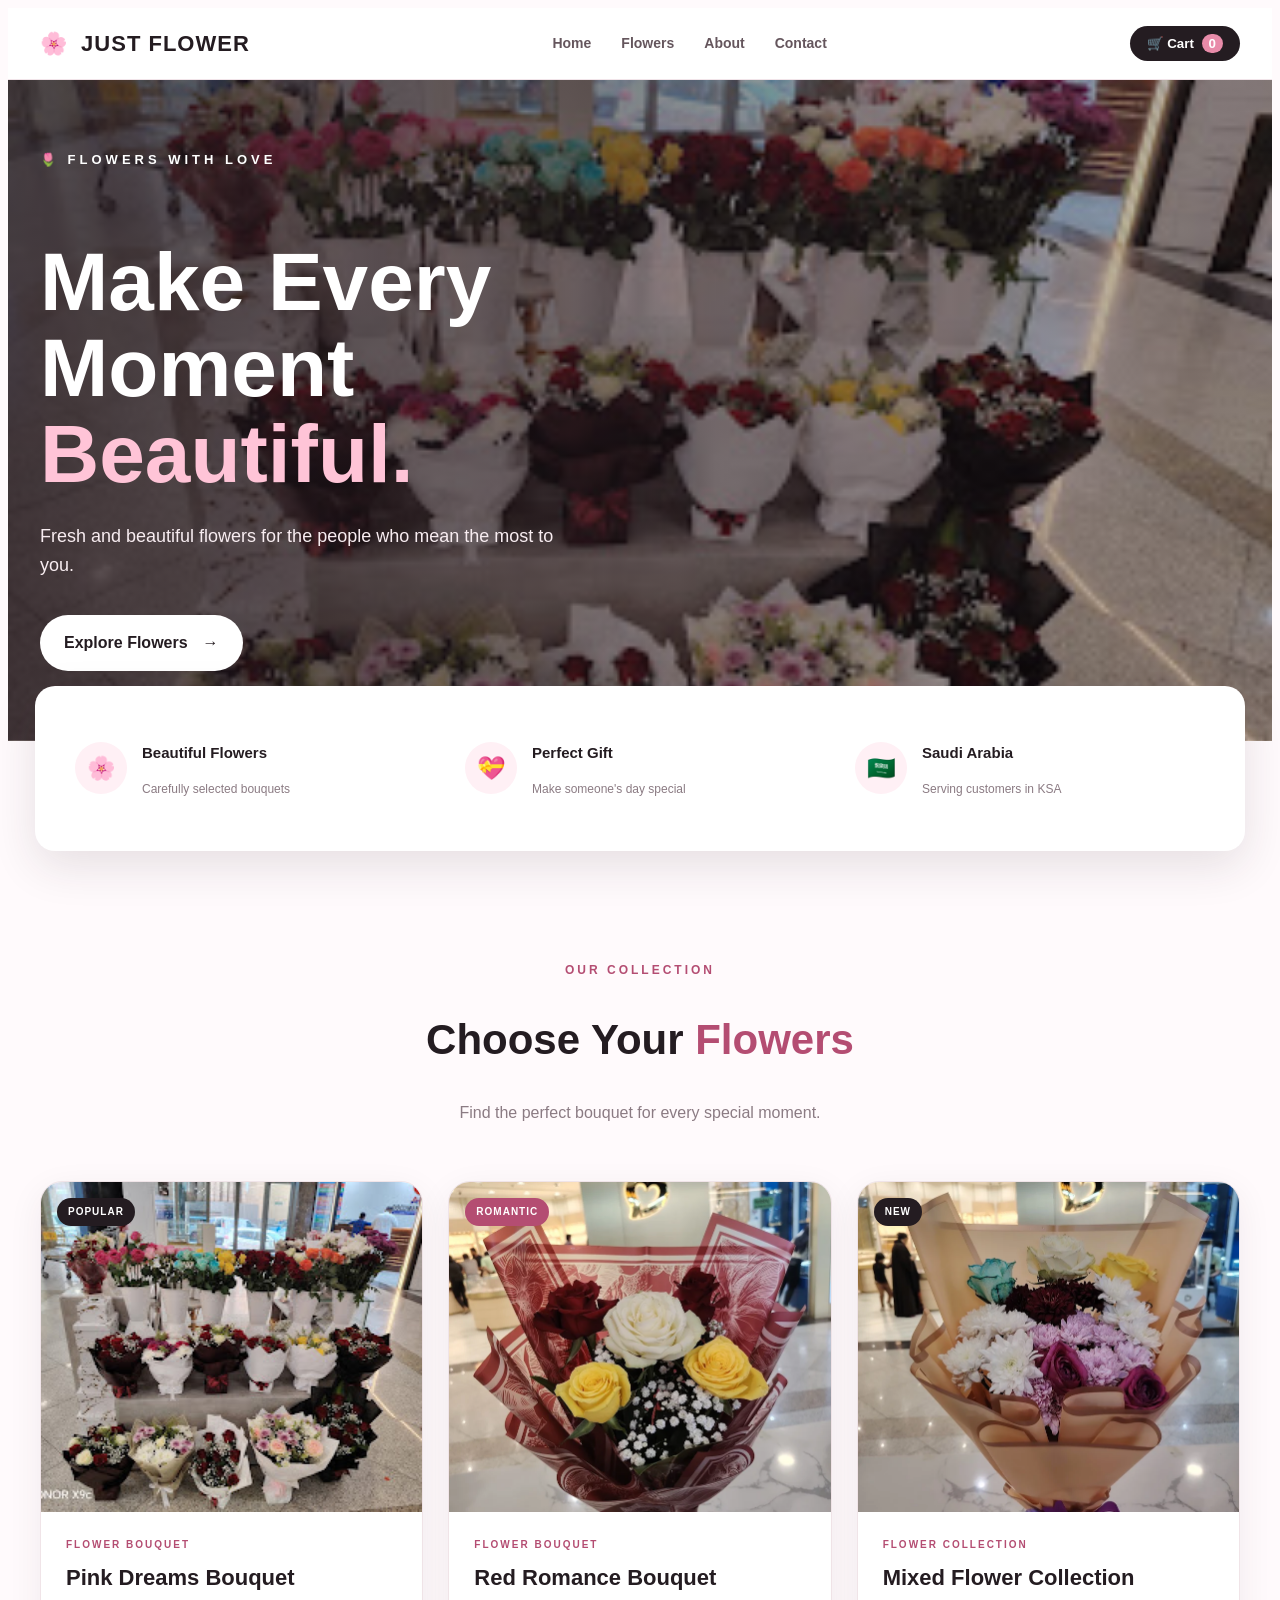
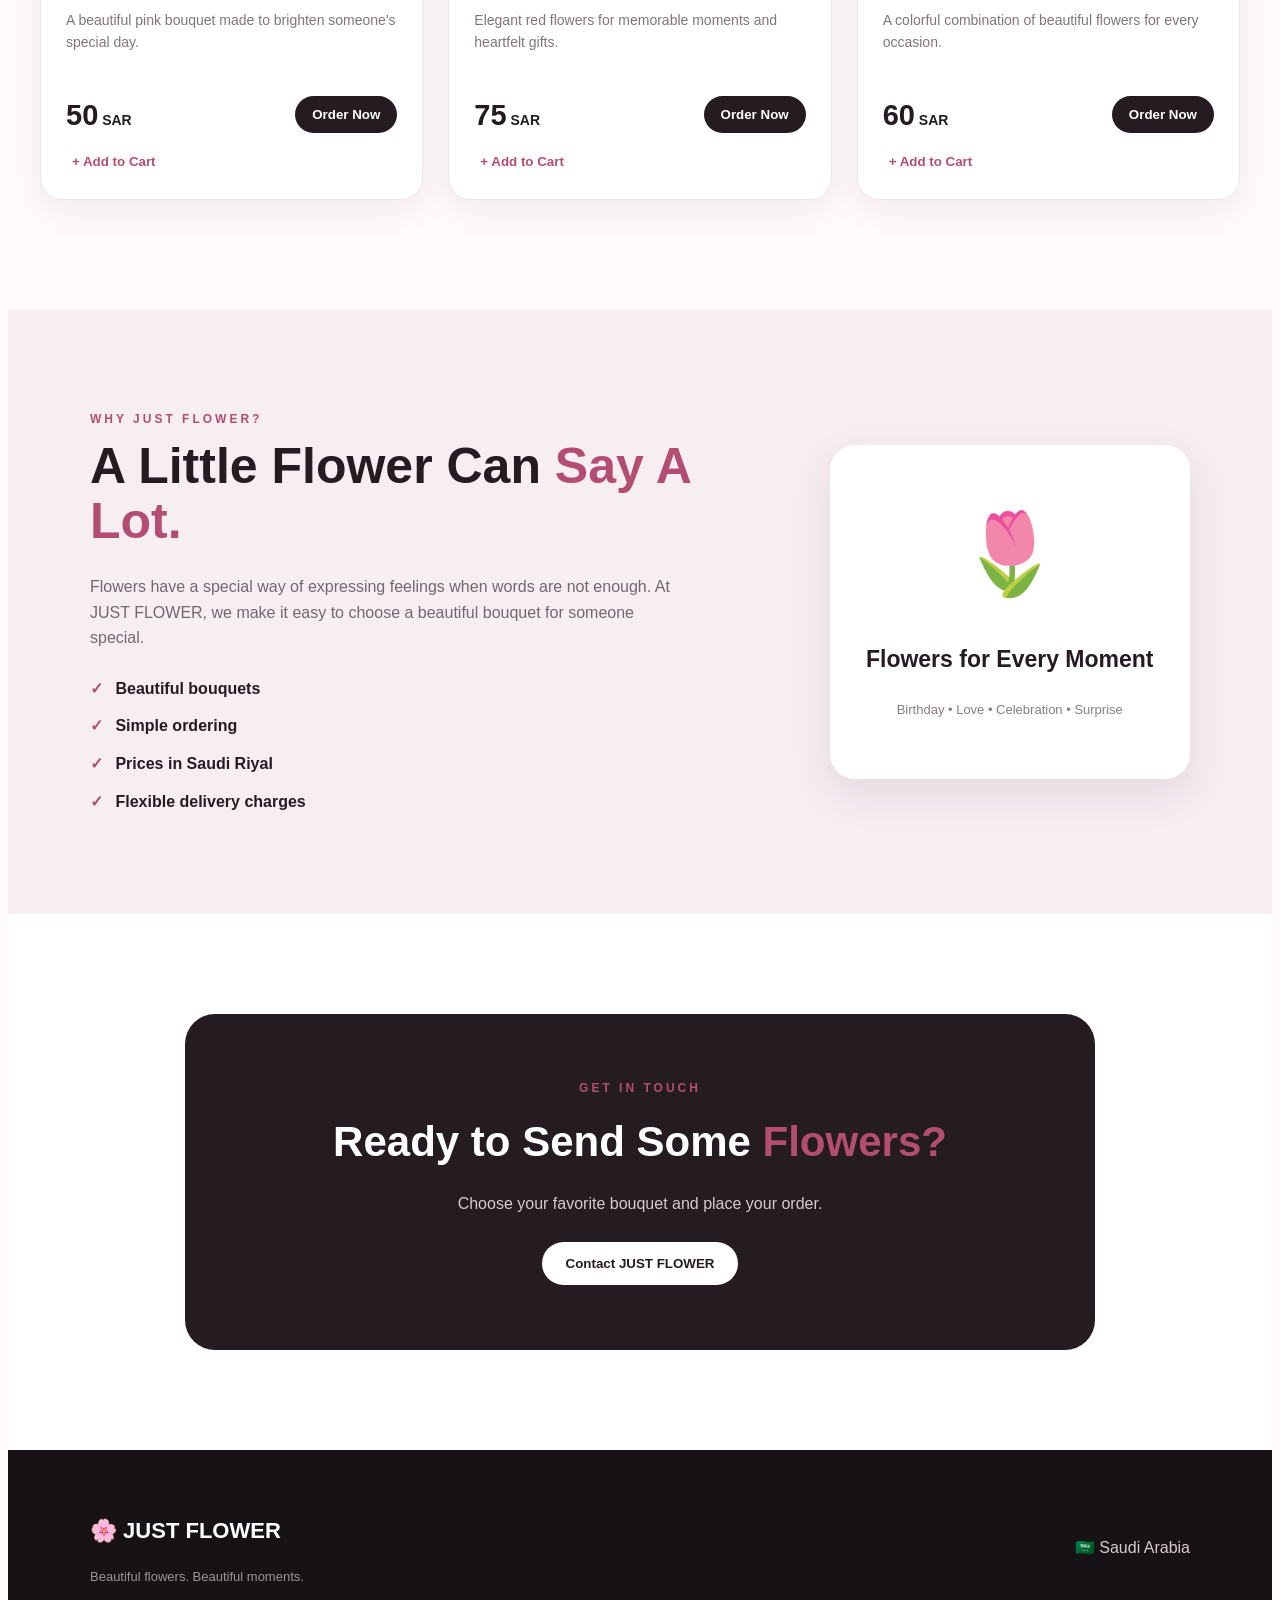
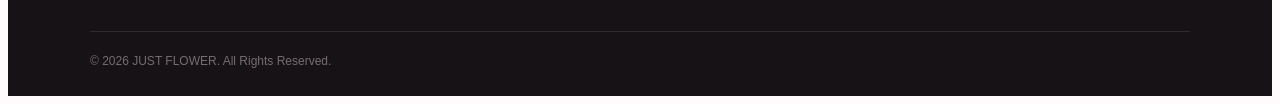
<file: index.html>
<!DOCTYPE html>
<html lang="en">
<head>
    <meta charset="UTF-8">
    <meta name="viewport" content="width=device-width, initial-scale=1.0">

    <title>JUST FLOWER | Beautiful Flowers in Saudi Arabia</title>

    <meta
        name="description"
        content="JUST FLOWER - Beautiful flower bouquets available for order in Saudi Arabia."
    >

    <link rel="stylesheet" href="style.css">
</head>

<body>

    <!-- NAVBAR -->
    <nav class="navbar">
        <div class="nav-container">

            <a href="#home" class="logo">
                <span>🌸</span> JUST FLOWER
            </a>

            <div class="nav-links">
                <a href="#home">Home</a>
                <a href="#flowers">Flowers</a>
                <a href="#about">About</a>
                <a href="#contact">Contact</a>
            </div>

            <button class="cart-button" onclick="showCart()">
                🛒 Cart <span id="cart-count">0</span>
            </button>

        </div>
    </nav>


    <!-- HERO -->
    <section id="home" class="hero">

        <div class="hero-overlay"></div>

        <div class="hero-content">

            <div class="small-title">🌷 FLOWERS WITH LOVE</div>

            <h1>
                Make Every Moment
                <span>Beautiful.</span>
            </h1>

            <p>
                Fresh and beautiful flowers for the people
                who mean the most to you.
            </p>

            <a href="#flowers" class="main-button">
                Explore Flowers <span>→</span>
            </a>

        </div>

    </section>


    <!-- FEATURES -->
    <section class="features">

        <div class="feature">
            <div class="feature-icon">🌸</div>

            <div>
                <h3>Beautiful Flowers</h3>
                <p>Carefully selected bouquets</p>
            </div>
        </div>


        <div class="feature">
            <div class="feature-icon">💝</div>

            <div>
                <h3>Perfect Gift</h3>
                <p>Make someone's day special</p>
            </div>
        </div>


        <div class="feature">
            <div class="feature-icon">🇸🇦</div>

            <div>
                <h3>Saudi Arabia</h3>
                <p>Serving customers in KSA</p>
            </div>
        </div>

    </section>


    <!-- FLOWERS -->
    <section id="flowers" class="flowers-section">

        <div class="section-heading">

            <div class="section-label">
                OUR COLLECTION
            </div>

            <h2>
                Choose Your <span>Flowers</span>
            </h2>

            <p>
                Find the perfect bouquet for every special moment.
            </p>

        </div>


        <div class="products">


            <!-- PRODUCT 1 -->
            <div class="product-card">

                <div class="image-wrapper">

                    <img
                        src="flower1.jpg.jpg"
                        alt="Pink Dreams Bouquet"
                    >

                    <div class="product-tag">
                        POPULAR
                    </div>

                </div>


                <div class="product-info">

                    <div class="product-category">
                        FLOWER BOUQUET
                    </div>

                    <h3>
                        Pink Dreams Bouquet
                    </h3>

                    <p>
                        A beautiful pink bouquet made
                        to brighten someone's special day.
                    </p>


                    <div class="product-bottom">

                        <div class="price">
                            <span>50</span> SAR
                        </div>

                        <button
                            class="order-button"
                            onclick="orderNow('Pink Dreams Bouquet', 50)"
                        >
                            Order Now
                        </button>

                    </div>


                    <button
                        class="cart-link"
                        onclick="addToCart('Pink Dreams Bouquet', 50)"
                    >
                        + Add to Cart
                    </button>

                </div>

            </div>


            <!-- PRODUCT 2 -->
            <div class="product-card">

                <div class="image-wrapper">

                    <img
                        src="flower2.webp.webp"
                        alt="Red Romance Bouquet"
                    >

                    <div class="product-tag romantic">
                        ROMANTIC
                    </div>

                </div>


                <div class="product-info">

                    <div class="product-category">
                        FLOWER BOUQUET
                    </div>

                    <h3>
                        Red Romance Bouquet
                    </h3>

                    <p>
                        Elegant red flowers for memorable
                        moments and heartfelt gifts.
                    </p>


                    <div class="product-bottom">

                        <div class="price">
                            <span>75</span> SAR
                        </div>

                        <button
                            class="order-button"
                            onclick="orderNow('Red Romance Bouquet', 75)"
                        >
                            Order Now
                        </button>

                    </div>


                    <button
                        class="cart-link"
                        onclick="addToCart('Red Romance Bouquet', 75)"
                    >
                        + Add to Cart
                    </button>

                </div>

            </div>


            <!-- PRODUCT 3 -->
            <div class="product-card">

                <div class="image-wrapper">

                    <img
                        src="flower3.webp.webp"
                        alt="Mixed Flower Collection"
                    >

                    <div class="product-tag">
                        NEW
                    </div>

                </div>


                <div class="product-info">

                    <div class="product-category">
                        FLOWER COLLECTION
                    </div>

                    <h3>
                        Mixed Flower Collection
                    </h3>

                    <p>
                        A colorful combination of beautiful
                        flowers for every occasion.
                    </p>


                    <div class="product-bottom">

                        <div class="price">
                            <span>60</span> SAR
                        </div>

                        <button
                            class="order-button"
                            onclick="orderNow('Mixed Flower Collection', 60)"
                        >
                            Order Now
                        </button>

                    </div>


                    <button
                        class="cart-link"
                        onclick="addToCart('Mixed Flower Collection', 60)"
                    >
                        + Add to Cart
                    </button>

                </div>

            </div>

        </div>

    </section>


    <!-- ABOUT -->
    <section id="about" class="about-section">

        <div class="about-content">

            <div class="about-label">
                WHY JUST FLOWER?
            </div>

            <h2>
                A Little Flower Can
                <span>Say A Lot.</span>
            </h2>

            <p>
                Flowers have a special way of expressing feelings
                when words are not enough. At JUST FLOWER, we make
                it easy to choose a beautiful bouquet for someone
                special.
            </p>


            <div class="about-points">

                <div>
                    <span>✓</span>
                    Beautiful bouquets
                </div>

                <div>
                    <span>✓</span>
                    Simple ordering
                </div>

                <div>
                    <span>✓</span>
                    Prices in Saudi Riyal
                </div>

                <div>
                    <span>✓</span>
                    Flexible delivery charges
                </div>

            </div>

        </div>


        <div class="about-card">

            <div class="big-flower">
                🌷
            </div>

            <h3>
                Flowers for Every Moment
            </h3>

            <p>
                Birthday • Love • Celebration • Surprise
            </p>

        </div>

    </section>


    <!-- CONTACT -->
    <section id="contact" class="contact-section">

        <div class="contact-box">

            <div class="section-label">
                GET IN TOUCH
            </div>

            <h2>
                Ready to Send Some
                <span>Flowers?</span>
            </h2>

            <p>
                Choose your favorite bouquet and place your order.
            </p>

            <button
                class="contact-button"
                onclick="showContact()"
            >
                Contact JUST FLOWER
            </button>

        </div>

    </section>


    <!-- FOOTER -->
    <footer>

        <div class="footer-content">

            <div class="footer-brand">

                <h2>
                    🌸 JUST FLOWER
                </h2>

                <p>
                    Beautiful flowers. Beautiful moments.
                </p>

            </div>


            <div class="footer-location">
                🇸🇦 Saudi Arabia
            </div>

        </div>


        <div class="copyright">
            © 2026 JUST FLOWER. All Rights Reserved.
        </div>

    </footer>


    <!-- ORDER MODAL -->
    <div id="order-modal" class="modal">

        <div class="modal-box">

            <button
                class="close-button"
                onclick="closeModal()"
            >
                ×
            </button>


            <div class="modal-icon">
                🌸
            </div>


            <h2>
                Place Your Order
            </h2>


            <p id="selected-product"></p>


            <div
                class="order-price"
                id="selected-price"
            >
            </div>


            <input
                type="text"
                id="customer-name"
                placeholder="Your Name"
            >


            <input
                type="text"
                id="customer-phone"
                placeholder="WhatsApp Number"
            >


            <textarea
                id="customer-message"
                placeholder="Delivery Address"
            ></textarea>


            <label for="distance">
                Delivery Distance
            </label>


            <select
                id="distance"
                onchange="calculateTotal()"
            >

                <option value="">
                    Select Distance
                </option>

                <option value="10">
                    1 - 5 km — 10 SAR
                </option>

                <option value="20">
                    5 - 10 km — 20 SAR
                </option>

                <option value="30">
                    10 - 15 km — 30 SAR
                </option>

                <option value="40">
                    15 - 20 km — 40 SAR
                </option>

            </select>


            <!-- ORDER SUMMARY -->
            <div class="order-summary">

                <div>

                    <span>
                        Flower Price
                    </span>

                    <strong id="summary-flower-price">
                        0 SAR
                    </strong>

                </div>


                <div>

                    <span>
                        Delivery Charge
                    </span>

                    <strong id="delivery-charge">
                        0 SAR
                    </strong>

                </div>


                <div class="summary-total">

                    <span>
                        Total
                    </span>

                    <strong id="order-total">
                        0 SAR
                    </strong>

                </div>

            </div>


            <button
                class="confirm-button"
                onclick="confirmOrder()"
            >
                Confirm Order
            </button>

        </div>

    </div>


    <!-- CART MODAL -->
    <div id="cart-modal" class="modal">

        <div class="modal-box">

            <button
                class="close-button"
                onclick="closeCart()"
            >
                ×
            </button>


            <div class="modal-icon">
                🛒
            </div>


            <h2>
                Your Cart
            </h2>


            <div id="cart-items">
            </div>


            <div
                class="cart-total"
                id="cart-total"
            >
                Total: 0 SAR
            </div>


            <button
                class="confirm-button"
                onclick="checkoutCart()"
            >
                Order Cart
            </button>

        </div>

    </div>


    <!-- JAVASCRIPT -->
    <script src="script.js"></script>

</body>
</html>
</file>
<file: style.css>
```css
* {
    margin: 0;
    padding: 0;
    box-sizing: border-box;
}

html {
    scroll-behavior: smooth;
}

body {
    font-family: Arial, Helvetica, sans-serif;
    background: #fffafc;
    color: #241c21;
    line-height: 1.6;
}

a {
    text-decoration: none;
    color: inherit;
}


/* NAVBAR */

.navbar {
    position: sticky;
    top: 0;
    z-index: 1000;
    background: rgba(255, 255, 255, 0.96);
    border-bottom: 1px solid #f1e4e9;
    backdrop-filter: blur(10px);
}

.nav-container {
    max-width: 1200px;
    margin: auto;
    padding: 18px 25px;

    display: flex;
    align-items: center;
    justify-content: space-between;
    gap: 25px;
}

.logo {
    font-size: 22px;
    font-weight: 800;
    letter-spacing: 1px;
}

.logo span {
    margin-right: 6px;
}

.nav-links {
    display: flex;
    gap: 30px;
}

.nav-links a {
    font-size: 14px;
    font-weight: 600;
    color: #65565d;
    transition: 0.3s;
}

.nav-links a:hover {
    color: #b44d72;
}

.cart-button {
    border: 0;
    background: #241c21;
    color: white;
    padding: 10px 17px;
    border-radius: 30px;
    cursor: pointer;
    font-weight: 700;
}

#cart-count {
    background: #e88ba9;
    padding: 2px 7px;
    border-radius: 20px;
    margin-left: 4px;
}


/* HERO */

.hero {
    min-height: 650px;
    position: relative;

    display: flex;
    align-items: center;

    background:
        linear-gradient(
            90deg,
            rgba(35, 23, 29, 0.78),
            rgba(35, 23, 29, 0.25)
        ),
        url("flower1.jpg.jpg");

    background-size: cover;
    background-position: center;
}

.hero-content {
    max-width: 1200px;
    width: 100%;
    margin: auto;
    padding: 70px 25px;
    color: white;
}

.small-title {
    font-size: 13px;
    letter-spacing: 4px;
    font-weight: 700;
    margin-bottom: 20px;
}

.hero h1 {
    max-width: 700px;
    font-size: clamp(45px, 7vw, 82px);
    line-height: 1.05;
    margin-bottom: 25px;
}

.hero h1 span {
    display: block;
    color: #ffc4d7;
}

.hero p {
    max-width: 550px;
    font-size: 18px;
    margin-bottom: 35px;
    color: #f8edf1;
}

.main-button {
    display: inline-flex;
    align-items: center;
    gap: 15px;

    padding: 15px 24px;
    background: white;
    color: #241c21;

    border-radius: 40px;
    font-weight: 800;

    transition: 0.3s;
}

.main-button:hover {
    transform: translateY(-3px);
}


/* FEATURES */

.features {
    max-width: 1150px;
    margin: -55px auto 0;
    position: relative;
    z-index: 5;

    background: white;
    border-radius: 20px;
    padding: 30px;

    display: grid;
    grid-template-columns: repeat(3, 1fr);
    gap: 20px;

    box-shadow: 0 15px 45px rgba(50, 30, 40, 0.12);
}

.feature {
    display: flex;
    align-items: center;
    gap: 15px;
    padding: 10px;
}

.feature-icon {
    width: 52px;
    height: 52px;
    border-radius: 50%;
    background: #fff0f5;

    display: flex;
    align-items: center;
    justify-content: center;

    font-size: 23px;
}

.feature h3 {
    font-size: 15px;
}

.feature p {
    font-size: 12px;
    color: #8b7b83;
}


/* FLOWERS */

.flowers-section {
    max-width: 1200px;
    margin: auto;
    padding: 110px 25px;
}

.section-heading {
    text-align: center;
    margin-bottom: 55px;
}

.section-label,
.about-label {
    color: #b44d72;
    font-size: 12px;
    letter-spacing: 3px;
    font-weight: 800;
    margin-bottom: 10px;
}

.section-heading h2 {
    font-size: 42px;
    line-height: 1.2;
}

.section-heading h2 span,
.about-content h2 span,
.contact-box h2 span {
    color: #b44d72;
}

.section-heading p {
    color: #8b7b83;
    margin-top: 10px;
}

.products {
    display: grid;
    grid-template-columns: repeat(3, 1fr);
    gap: 25px;
}

.product-card {
    background: white;
    border: 1px solid #f0e4e8;
    border-radius: 22px;
    overflow: hidden;

    box-shadow: 0 10px 35px rgba(50, 30, 40, 0.07);

    transition: 0.35s;
}

.product-card:hover {
    transform: translateY(-8px);
    box-shadow: 0 20px 45px rgba(50, 30, 40, 0.13);
}

.image-wrapper {
    height: 330px;
    position: relative;
    overflow: hidden;
    background: #f9edf1;
}

.image-wrapper img {
    width: 100%;
    height: 100%;
    object-fit: cover;
    display: block;

    transition: transform 0.5s;
}

.product-card:hover .image-wrapper img {
    transform: scale(1.06);
}

.product-tag {
    position: absolute;
    top: 16px;
    left: 16px;

    background: #241c21;
    color: white;

    padding: 6px 11px;
    border-radius: 20px;

    font-size: 10px;
    font-weight: 800;
    letter-spacing: 1px;
}

.product-tag.romantic {
    background: #b44d72;
}

.product-info {
    padding: 25px;
}

.product-category {
    font-size: 10px;
    letter-spacing: 2px;
    color: #b44d72;
    font-weight: 800;
}

.product-info h3 {
    font-size: 22px;
    margin: 7px 0;
}

.product-info p {
    color: #82747b;
    font-size: 14px;
    min-height: 65px;
}

.product-bottom {
    margin-top: 18px;

    display: flex;
    align-items: center;
    justify-content: space-between;
}

.price {
    color: #241c21;
    font-weight: 800;
}

.price span {
    font-size: 29px;
}

.price {
    font-size: 14px;
}

.order-button {
    border: 0;
    background: #241c21;
    color: white;

    padding: 11px 17px;
    border-radius: 25px;

    font-weight: 700;
    cursor: pointer;

    transition: 0.3s;
}

.order-button:hover {
    background: #b44d72;
}

.cart-link {
    margin-top: 15px;
    border: 0;
    background: transparent;
    color: #b44d72;

    font-weight: 700;
    cursor: pointer;
}


/* ABOUT */

.about-section {
    background: #f7eef2;

    padding: 100px max(25px, calc((100% - 1100px) / 2));

    display: grid;
    grid-template-columns: 1.3fr 0.7fr;
    gap: 70px;
    align-items: center;
}

.about-content h2 {
    font-size: 50px;
    line-height: 1.1;
    margin: 10px 0 25px;
}

.about-content > p {
    color: #75666e;
    max-width: 600px;
}

.about-points {
    margin-top: 25px;
    display: grid;
    gap: 12px;
}

.about-points div {
    font-weight: 700;
}

.about-points span {
    color: #b44d72;
    margin-right: 8px;
}

.about-card {
    background: white;
    border-radius: 25px;
    padding: 45px 25px;
    text-align: center;
    box-shadow: 0 15px 40px rgba(50, 30, 40, 0.1);
}

.big-flower {
    font-size: 80px;
    margin-bottom: 10px;
}

.about-card h3 {
    font-size: 23px;
}

.about-card p {
    color: #8b7b83;
    margin-top: 8px;
    font-size: 13px;
}


/* CONTACT */

.contact-section {
    padding: 100px 25px;
    background: white;
}

.contact-box {
    max-width: 850px;
    margin: auto;
    text-align: center;
    background: #241c21;
    color: white;

    border-radius: 30px;
    padding: 65px 30px;
}

.contact-box h2 {
    font-size: 42px;
    margin: 10px 0;
}

.contact-box p {
    color: #d7cbd0;
    margin-bottom: 25px;
}

.contact-button {
    border: 0;
    background: white;
    color: #241c21;

    padding: 14px 24px;
    border-radius: 30px;

    font-weight: 800;
    cursor: pointer;
}


/* FOOTER */

footer {
    background: #171215;
    color: white;
    padding: 45px 25px 25px;
}

.footer-content {
    max-width: 1100px;
    margin: auto;

    display: flex;
    justify-content: space-between;
    align-items: center;
}

.footer-brand h2 {
    font-size: 22px;
}

.footer-brand p {
    color: #9f9398;
    margin-top: 5px;
    font-size: 13px;
}

.footer-location {
    color: #d7cbd0;
}

.copyright {
    max-width: 1100px;
    margin: 30px auto 0;
    padding-top: 20px;

    border-top: 1px solid #30292d;

    color: #766b70;
    font-size: 12px;
}


/* MODAL */

.modal {
    display: none;

    position: fixed;
    inset: 0;
    z-index: 2000;

    background: rgba(20, 12, 16, 0.72);

    align-items: center;
    justify-content: center;

    padding: 20px;
}    
.modal-box label {
    display: block;
    margin-top: 14px;
    margin-bottom: 7px;
    font-weight: 600;
}

.modal-box select {
    width: 100%;
    padding: 13px;
    border: 1px solid #ddd;
    border-radius: 10px;
    font-size: 15px;
    background: white;
}

.order-summary {
    margin-top: 18px;
    padding: 15px;
    border-radius: 12px;
    background: #f8f8f8;
}

.order-summary div {
    display: flex;
    justify-content: space-between;
    margin-bottom: 10px;
}

.order-summary .summary-total {
    border-top: 1px solid #ddd;
    padding-top: 12px;
    margin-top: 12px;
    font-size: 18px;
}
.modal.active {
    display: flex;
}

.modal-box {
    width: 100%;
    max-width: 450px;

    background: white;
    border-radius: 25px;
    padding: 35px;

    position: relative;

    animation: modalIn 0.25s ease;
}

@keyframes modalIn {
    from {
        transform: translateY(20px);
        opacity: 0;
    }

    to {
        transform: translateY(0);
        opacity: 1;
    }
}

.close-button {
    position: absolute;
    top: 15px;
    right: 18px;

    border: 0;
    background: transparent;

    font-size: 28px;
    cursor: pointer;
    color: #777;
}

.modal-icon {
    font-size: 40px;
    margin-bottom: 5px;
}

.modal-box h2 {
    margin-bottom: 5px;
}

#selected-product {
    color: #8b7b83;
}

.order-price {
    color: #b44d72;
    font-size: 24px;
    font-weight: 800;
    margin: 12px 0 20px;
}

.modal-box input,
.modal-box textarea {
    width: 100%;
    border: 1px solid #eadde2;
    border-radius: 12px;

    padding: 13px;
    margin-bottom: 12px;

    font: inherit;
    outline: none;
}

.modal-box textarea {
    min-height: 90px;
    resize: vertical;
}

.modal-box input:focus,
.modal-box textarea:focus {
    border-color: #b44d72;
}

.confirm-button {
    width: 100%;

    border: 0;
    background: #241c21;
    color: white;

    padding: 14px;
    border-radius: 12px;

    font-weight: 800;
    cursor: pointer;
}

.confirm-button:hover {
    background: #b44d72;
}

.cart-item {
    padding: 12px 0;
    border-bottom: 1px solid #eee;

    display: flex;
    justify-content: space-between;
}

.cart-total {
    font-size: 20px;
    font-weight: 800;
    margin: 20px 0;
}


/* MOBILE */

@media (max-width: 850px) {

    .nav-links {
        display: none;
    }

    .features {
        grid-template-columns: 1fr;
        margin: -30px 20px 0;
    }

    .products {
        grid-template-columns: 1fr;
    }

    .product-card {
        max-width: 500px;
        margin: auto;
        width: 100%;
    }

    .about-section {
        grid-template-columns: 1fr;
    }

    .about-content h2 {
        font-size: 40px;
    }

    .footer-content {
        flex-direction: column;
        align-items: flex-start;
        gap: 20px;
    }
}


@media (max-width: 550px) {

    .nav-container {
        padding: 14px 15px;
    }

    .logo {
        font-size: 18px;
    }

    .cart-button {
        font-size: 12px;
        padding: 8px 12px;
    }

    .hero {
        min-height: 570px;
    }

    .hero-content {
        padding: 50px 20px;
    }

    .hero h1 {
        font-size: 45px;
    }

    .hero p {
        font-size: 15px;
    }

    .flowers-section {
        padding: 80px 18px;
    }

    .section-heading h2 {
        font-size: 34px;
    }

    .image-wrapper {
        height: 300px;
    }

    .contact-box h2 {
        font-size: 32px;
    }

    .modal-box {
        padding: 28px 20px;
    }
}
```
</file>
